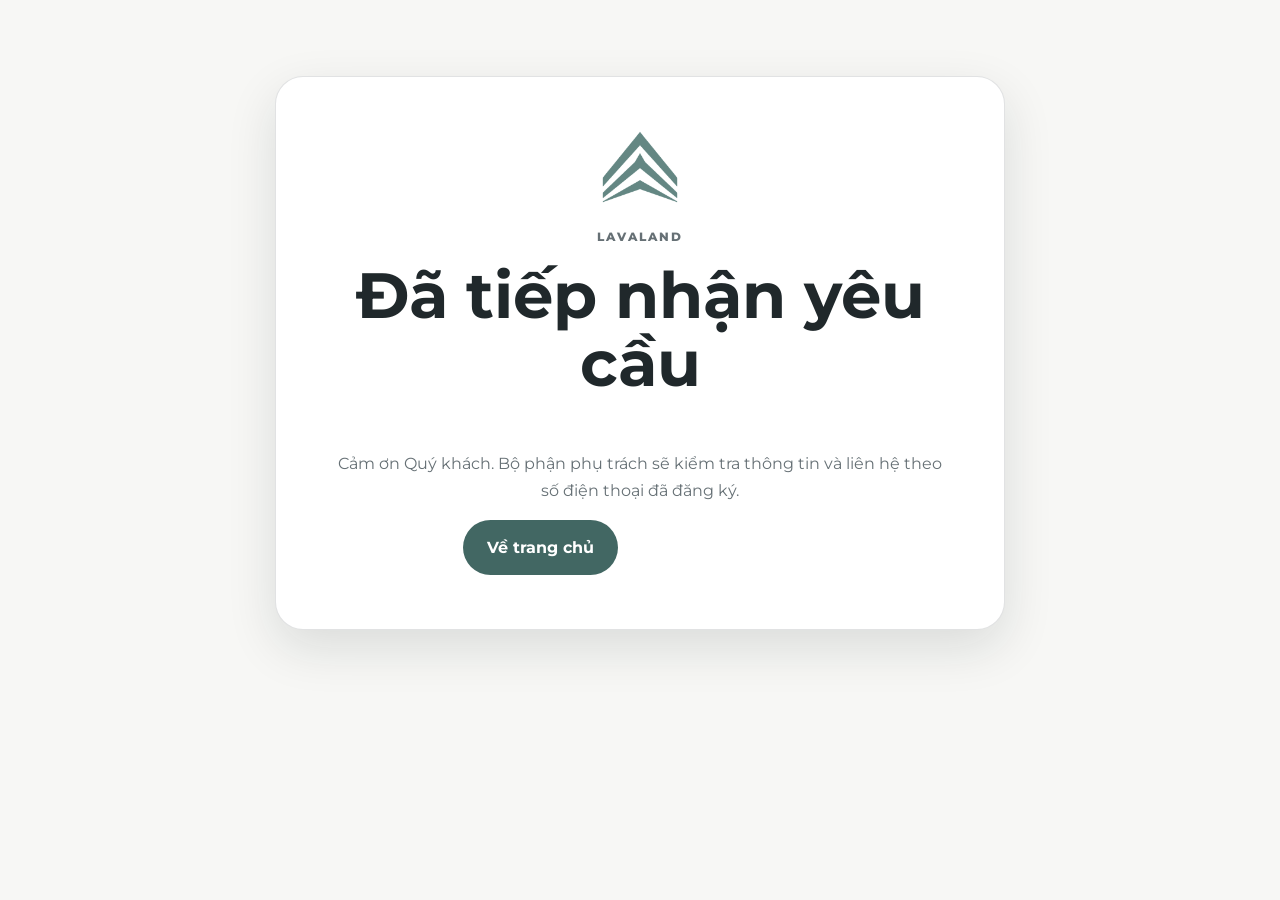
<file: cam-on.html>
<!doctype html><html lang="vi"><head><meta charset="utf-8"><meta name="viewport" content="width=device-width,initial-scale=1"><meta name="robots" content="noindex"><title>Đã tiếp nhận yêu cầu | Lavaland</title><link rel="icon" href="assets/img/icon-32.png"><link rel="preconnect" href="https://fonts.googleapis.com"><link rel="preconnect" href="https://fonts.gstatic.com" crossorigin><link href="https://fonts.googleapis.com/css2?family=Montserrat:wght@400;500;600;700;800&display=swap" rel="stylesheet"><link rel="stylesheet" href="assets/css/styles.css"></head><body class="subpage"><main class="subpage-main"><div class="container"><section class="confirmation-shell"><img src="assets/img/logo-symbol.png" alt=""><p class="eyebrow">Lavaland</p><h1>Đã tiếp nhận yêu cầu</h1><p>Cảm ơn Quý khách. Bộ phận phụ trách sẽ kiểm tra thông tin và liên hệ theo số điện thoại đã đăng ký.</p><div class="confirmation-actions"><a class="button button--teal" href="index.html">Về trang chủ</a><a class="button button--ghost" href="tel:+84971509460">Gọi 0971 509 460</a></div></section></div></main></body></html>
</file>
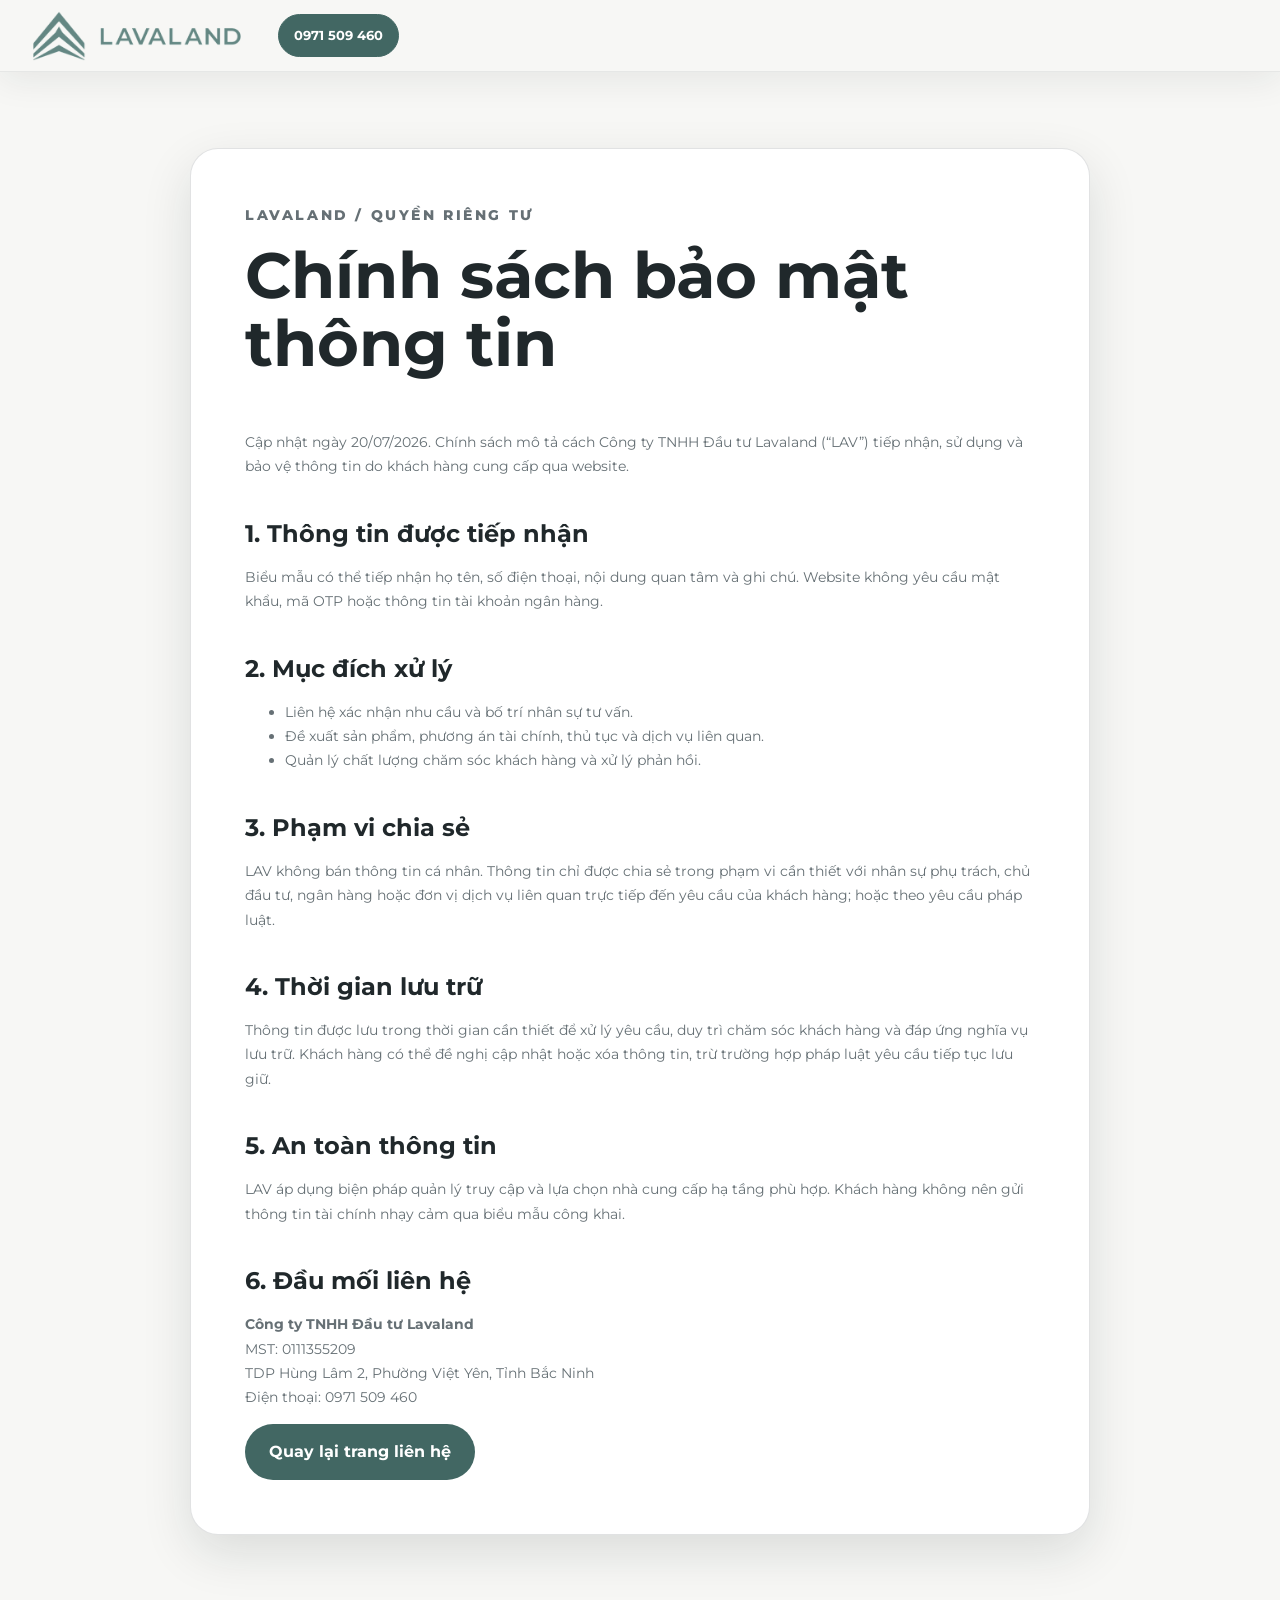
<file: privacy.html>
<!doctype html><html lang="vi"><head><meta charset="utf-8"><meta name="viewport" content="width=device-width,initial-scale=1"><title>Chính sách bảo mật | Lavaland</title><link rel="icon" href="assets/img/icon-32.png"><link rel="preconnect" href="https://fonts.googleapis.com"><link rel="preconnect" href="https://fonts.gstatic.com" crossorigin><link href="https://fonts.googleapis.com/css2?family=Montserrat:wght@400;500;600;700;800&display=swap" rel="stylesheet"><link rel="stylesheet" href="assets/css/styles.css"></head><body class="subpage"><header class="site-header is-scrolled"><div class="container header-inner"><a class="brand" href="index.html"><img class="brand-logo brand-logo--dark" src="assets/img/logo-teal.png" alt="Lavaland"></a><a class="header-cta" href="tel:+84971509460"><span>0971 509 460</span></a></div></header><main class="subpage-main"><div class="container"><article class="legal-shell"><p class="eyebrow">Lavaland / Quyền riêng tư</p><h1>Chính sách bảo mật thông tin</h1><p>Cập nhật ngày 20/07/2026. Chính sách mô tả cách Công ty TNHH Đầu tư Lavaland (“LAV”) tiếp nhận, sử dụng và bảo vệ thông tin do khách hàng cung cấp qua website.</p><h2>1. Thông tin được tiếp nhận</h2><p>Biểu mẫu có thể tiếp nhận họ tên, số điện thoại, nội dung quan tâm và ghi chú. Website không yêu cầu mật khẩu, mã OTP hoặc thông tin tài khoản ngân hàng.</p><h2>2. Mục đích xử lý</h2><ul><li>Liên hệ xác nhận nhu cầu và bố trí nhân sự tư vấn.</li><li>Đề xuất sản phẩm, phương án tài chính, thủ tục và dịch vụ liên quan.</li><li>Quản lý chất lượng chăm sóc khách hàng và xử lý phản hồi.</li></ul><h2>3. Phạm vi chia sẻ</h2><p>LAV không bán thông tin cá nhân. Thông tin chỉ được chia sẻ trong phạm vi cần thiết với nhân sự phụ trách, chủ đầu tư, ngân hàng hoặc đơn vị dịch vụ liên quan trực tiếp đến yêu cầu của khách hàng; hoặc theo yêu cầu pháp luật.</p><h2>4. Thời gian lưu trữ</h2><p>Thông tin được lưu trong thời gian cần thiết để xử lý yêu cầu, duy trì chăm sóc khách hàng và đáp ứng nghĩa vụ lưu trữ. Khách hàng có thể đề nghị cập nhật hoặc xóa thông tin, trừ trường hợp pháp luật yêu cầu tiếp tục lưu giữ.</p><h2>5. An toàn thông tin</h2><p>LAV áp dụng biện pháp quản lý truy cập và lựa chọn nhà cung cấp hạ tầng phù hợp. Khách hàng không nên gửi thông tin tài chính nhạy cảm qua biểu mẫu công khai.</p><h2>6. Đầu mối liên hệ</h2><p><strong>Công ty TNHH Đầu tư Lavaland</strong><br>MST: 0111355209<br>TDP Hùng Lâm 2, Phường Việt Yên, Tỉnh Bắc Ninh<br>Điện thoại: <a href="tel:+84971509460">0971 509 460</a></p><a class="button button--teal" href="index.html#lien-he">Quay lại trang liên hệ</a></article></div></main></body></html>
</file>
<file: assets/css/styles.css>
:root{--teal:#648783;--teal-dark:#426763;--teal-deep:#244845;--gold:#d6c29a;--silver:#d5d7dc;--ivory:#f7f7f5;--charcoal:#2f353a;--deep:#1f2529;--ink:#20282b;--muted:#667075;--white:#fff;--line:rgba(47,53,58,.14);--shadow:0 18px 50px rgba(20,31,34,.12);--shadow-lg:0 30px 90px rgba(11,23,25,.24);--radius:18px;--radius-lg:28px;--container:1220px;--header:84px;--ease:cubic-bezier(.2,.7,.2,1)}
*,*:before,*:after{box-sizing:border-box}html{scroll-behavior:smooth;scroll-padding-top:100px}body{margin:0;color:var(--ink);background:#fff;font:16px/1.7 Montserrat,system-ui,-apple-system,"Segoe UI",sans-serif;-webkit-font-smoothing:antialiased}body.nav-open{overflow:hidden}img{display:block;max-width:100%;height:auto}a{color:inherit;text-decoration:none}button,input,select,textarea{font:inherit}button{color:inherit}p,h1,h2,h3,dl,dd,ol,ul{margin-top:0}svg{display:block}.container{width:min(calc(100% - 40px),var(--container));margin:auto}.skip-link{position:fixed;z-index:2000;top:10px;left:10px;padding:9px 13px;background:#fff;border-radius:8px;transform:translateY(-150%)}.skip-link:focus{transform:none}.eyebrow{margin-bottom:15px;color:var(--teal-dark);font-size:.72rem;font-weight:800;letter-spacing:.18em;text-transform:uppercase}.eyebrow--light{color:var(--gold)}.section{position:relative;padding:112px 0;overflow:clip}.section--ivory{background:var(--ivory)}.section--charcoal{color:#fff;background:var(--charcoal)}.section-heading{max-width:770px;margin-bottom:56px}.section-heading h2{margin-bottom:18px;color:var(--charcoal);font-size:clamp(2.1rem,4.4vw,4rem);line-height:1.08;letter-spacing:-.045em}.section-heading>p:last-child{max-width:690px;margin-bottom:0;color:var(--muted)}.section-heading--split{max-width:none;display:grid;grid-template-columns:1.15fr .68fr;gap:68px;align-items:end}.section-heading--split h2{margin-bottom:0}.section-heading--light h2{color:#fff}.section-heading--light>p:last-child{color:rgba(255,255,255,.66)}.button{min-height:52px;display:inline-flex;align-items:center;justify-content:center;padding:13px 23px;border:1px solid transparent;border-radius:999px;cursor:pointer;font-weight:700;transition:.22s var(--ease)}.button:hover{transform:translateY(-2px)}.button--gold{color:var(--deep);background:var(--gold);box-shadow:0 12px 30px rgba(214,194,154,.25)}.button--ghost{color:#fff;border-color:rgba(255,255,255,.35);background:rgba(255,255,255,.06)}.button--teal{color:#fff;background:var(--teal-dark)}.button--full{width:100%}.text-link{display:inline-flex;align-items:center;gap:8px;border:0;padding:0;color:var(--teal-dark);background:none;cursor:pointer;font-weight:700}.text-link:hover span{transform:translateX(5px)}.text-link span{transition:.2s}.text-link--light{color:var(--gold)}
.site-header{position:fixed;z-index:1000;inset:0 0 auto;height:var(--header);color:#fff;border-bottom:1px solid rgba(255,255,255,.14);transition:.25s}.site-header.is-scrolled{height:72px;color:var(--charcoal);background:rgba(247,247,245,.95);border-color:rgba(47,53,58,.08);box-shadow:0 8px 35px rgba(26,37,39,.08);backdrop-filter:blur(14px)}.header-inner{height:100%;display:flex;align-items:center;gap:34px}.brand{position:relative;z-index:2;width:214px;height:48px}.brand-logo{position:absolute;top:50%;left:0;width:214px;transform:translateY(-50%);transition:.2s}.brand-logo--dark{opacity:0}.site-header.is-scrolled .brand-logo--light{opacity:0}.site-header.is-scrolled .brand-logo--dark{opacity:1}.primary-nav{margin-left:auto;display:flex;gap:30px}.primary-nav a{position:relative;padding:8px 0;font-size:.86rem;font-weight:600}.primary-nav a:after{content:"";position:absolute;left:0;right:100%;bottom:1px;height:2px;background:var(--gold);transition:.25s}.primary-nav a:hover:after,.primary-nav a.is-active:after{right:0}.header-cta{min-height:42px;display:flex;align-items:center;gap:8px;padding:9px 15px;border:1px solid rgba(255,255,255,.32);border-radius:999px;font-size:.82rem;font-weight:700}.header-cta svg,.contact-details svg,.floating-actions svg{fill:none;stroke:currentColor;stroke-linecap:round;stroke-linejoin:round;stroke-width:1.8}.header-cta svg{width:17px}.site-header.is-scrolled .header-cta{color:#fff;border-color:var(--teal-dark);background:var(--teal-dark)}.nav-toggle{display:none}
.hero{min-height:100svh;position:relative;display:flex;align-items:center;overflow:hidden;color:#fff;background:var(--deep)}.hero-media,.hero-shade,.hero-pattern{position:absolute;inset:0}.hero-media{background:url(../img/vega-hero.webp) center 43%/cover;transform:scale(1.03);animation:zoom 15s ease-out both}@keyframes zoom{from{transform:scale(1.1)}to{transform:scale(1.03)}}.hero-shade{background:linear-gradient(90deg,rgba(15,30,31,.92),rgba(20,38,39,.72) 45%,rgba(20,35,37,.22) 76%,rgba(14,28,29,.42)),linear-gradient(0deg,rgba(12,24,25,.68),transparent 44%)}.hero-pattern{opacity:.12;background-image:url("data:image/svg+xml,%3Csvg width='172' height='86' viewBox='0 0 172 86' xmlns='http://www.w3.org/2000/svg'%3E%3Cg fill='none' stroke='%23D6C29A'%3E%3Cpath d='M0 43L43 0l43 43L129 0l43 43'/%3E%3Cpath d='M0 56l43-43 43 43 43-43 43 43' opacity='.5'/%3E%3C/g%3E%3C/svg%3E");mask-image:linear-gradient(90deg,transparent 48%,#000)}.hero-grid{position:relative;z-index:2;display:grid;grid-template-columns:1fr 370px;gap:70px;align-items:end;padding-top:164px;padding-bottom:100px}.hero-copy{max-width:760px}.hero h1{max-width:770px;margin-bottom:26px;font-size:clamp(3.2rem,7.3vw,6.8rem);line-height:.96;letter-spacing:-.062em}.hero h1 span{color:var(--gold)}.hero-lead{max-width:670px;margin-bottom:32px;color:rgba(255,255,255,.78);font-size:1.08rem}.hero-actions{display:flex;flex-wrap:wrap;gap:12px;margin-bottom:50px}.hero-stats{display:grid;grid-template-columns:repeat(3,max-content);margin:0}.hero-stats div{min-width:155px;padding:0 28px;border-left:1px solid rgba(255,255,255,.23)}.hero-stats div:first-child{padding-left:0;border:0}.hero-stats dt{font-weight:800}.hero-stats dd{margin:0;color:rgba(255,255,255,.56);font-size:.7rem;font-weight:600;text-transform:uppercase}.hero-project{margin-bottom:8px;border:1px solid rgba(255,255,255,.23);border-radius:var(--radius-lg);overflow:hidden;background:rgba(34,52,53,.48);box-shadow:var(--shadow-lg);backdrop-filter:blur(16px)}.hero-project-label{padding:13px 22px;color:var(--deep);background:var(--gold);font-size:.68rem;font-weight:800;text-transform:uppercase}.hero-project-content{padding:28px}.hero-project-kicker{margin-bottom:8px;color:rgba(255,255,255,.65);font-size:.72rem;font-weight:700;text-transform:uppercase}.hero-project h2{margin-bottom:23px;font-size:2rem;line-height:1.12}.hero-project-metrics{display:grid;grid-template-columns:repeat(3,1fr);gap:8px;margin-bottom:22px}.hero-project-metrics span{padding:10px 5px;border-radius:10px;background:rgba(255,255,255,.07);text-align:center;color:rgba(255,255,255,.6);font-size:.64rem}.hero-project-metrics strong{display:block;color:#fff;font-size:1.05rem}.hero-project .text-link{color:var(--gold);font-size:.82rem}.scroll-hint{position:absolute;z-index:3;bottom:18px;left:50%;display:flex;flex-direction:column;align-items:center;color:rgba(255,255,255,.55);font-size:.6rem;font-weight:700;text-transform:uppercase;transform:translateX(-50%)}.scroll-hint span{width:1px;height:28px;background:linear-gradient(var(--gold),transparent)}
.vision-grid{display:grid;grid-template-columns:1fr 1fr;gap:24px;margin-bottom:28px}.vision-panel{position:relative;min-height:330px;padding:48px;border:1px solid var(--line);border-radius:var(--radius-lg);overflow:hidden;background:#fff;box-shadow:var(--shadow)}.vision-panel:after{content:"";position:absolute;right:-85px;bottom:-130px;width:320px;aspect-ratio:1;border:64px solid rgba(100,135,131,.08);transform:rotate(45deg)}.vision-panel--dark{color:#fff;border-color:transparent;background:var(--charcoal)}.vision-panel h3{position:relative;z-index:1;margin-bottom:20px;font-size:clamp(1.55rem,2.8vw,2.4rem);line-height:1.2}.vision-panel p:last-child{position:relative;z-index:1;color:var(--muted)}.vision-panel--dark p:last-child{color:rgba(255,255,255,.65)}.panel-index{position:absolute;top:34px;right:38px;color:var(--silver);font-size:3rem;font-weight:800;opacity:.6}.values-grid{display:grid;grid-template-columns:repeat(3,1fr);gap:24px}.value-card{position:relative;padding:34px;border:1px solid var(--line);border-radius:var(--radius);background:rgba(255,255,255,.75)}.value-icon{width:58px;height:58px;display:grid;place-items:center;margin-bottom:30px;border-radius:15px;color:var(--teal-dark);background:rgba(100,135,131,.12)}.value-icon svg{width:31px;fill:none;stroke:currentColor;stroke-linecap:round;stroke-linejoin:round;stroke-width:2}.value-number{position:absolute;top:38px;right:34px;color:var(--silver);font-size:.75rem;font-weight:800}.value-card h3{margin-bottom:11px}.value-card p:last-child{margin-bottom:0;color:var(--muted);font-size:.88rem}
.capability-grid{display:grid;grid-template-columns:repeat(3,1fr);gap:22px}.capability-card{min-height:320px;padding:34px;border:1px solid var(--line);border-radius:var(--radius);background:#fff;box-shadow:var(--shadow);transition:.3s}.capability-card:not(.capability-card--featured):hover{transform:translateY(-7px)}.capability-card--featured{grid-column:span 2;grid-row:span 2;min-height:662px;display:grid;grid-template-rows:1.1fr .9fr;padding:0;overflow:hidden}.capability-visual{background:linear-gradient(0deg,rgba(31,37,41,.2),transparent),url(../img/vega-wide.webp) center/cover}.capability-content{padding:42px}.capability-code{display:block;margin-bottom:28px;color:var(--teal);font-size:.7rem;font-weight:800;letter-spacing:.16em}.capability-card h3{margin-bottom:16px;font-size:clamp(1.25rem,2.2vw,2rem);line-height:1.2}.capability-card p{color:var(--muted);font-size:.9rem}.check-list{display:grid;gap:9px;margin:22px 0 0;padding:0;list-style:none}.check-list li{position:relative;padding-left:23px;font-size:.84rem;font-weight:600}.check-list li:before{content:"";position:absolute;top:.55em;left:0;width:12px;height:7px;border-left:2px solid var(--teal);border-bottom:2px solid var(--teal);transform:rotate(-45deg)}
.project-section{isolation:isolate}.project-pattern{position:absolute;z-index:-1;inset:0;opacity:.08;background-image:url("data:image/svg+xml,%3Csvg width='250' height='125' viewBox='0 0 250 125' xmlns='http://www.w3.org/2000/svg'%3E%3Cg fill='none' stroke='%23D6C29A'%3E%3Cpath d='M0 62.5 62.5 0 125 62.5 187.5 0 250 62.5'/%3E%3Cpath d='M0 82.5 62.5 20 125 82.5 187.5 20 250 82.5'/%3E%3C/g%3E%3C/svg%3E");mask-image:linear-gradient(#000,transparent 68%)}.featured-project{display:grid;grid-template-columns:1.2fr .8fr;gap:62px;align-items:center}.gallery-trigger{position:relative;display:block;width:100%;border:0;padding:0;overflow:hidden;background:transparent;cursor:zoom-in}.gallery-trigger img{width:100%;height:100%;object-fit:cover;transition:.6s var(--ease)}.gallery-trigger:hover img{transform:scale(1.025)}.gallery-trigger--main{aspect-ratio:4/3;border-radius:var(--radius-lg);box-shadow:0 30px 75px rgba(0,0,0,.28)}.gallery-badge{position:absolute;right:18px;bottom:18px;padding:9px 13px;border-radius:999px;color:#fff;background:rgba(20,31,33,.68);font-size:.66rem;font-weight:700}.project-thumbnails{display:grid;grid-template-columns:repeat(3,1fr);gap:12px;margin-top:12px}.project-thumbnails .gallery-trigger{aspect-ratio:4/3;border-radius:12px}.project-type{margin-bottom:13px;color:var(--gold);font-size:.7rem;font-weight:800;letter-spacing:.14em;text-transform:uppercase}.featured-project-copy h3{margin-bottom:14px;font-size:clamp(2.5rem,5vw,4.8rem);line-height:.98;letter-spacing:-.055em}.project-location{display:flex;align-items:center;gap:8px;margin-bottom:24px;color:rgba(255,255,255,.66);font-size:.85rem}.project-location svg{width:19px;fill:none;stroke:var(--gold);stroke-width:1.7}.featured-project-copy>p:not(.project-type):not(.project-location):not(.legal-note){color:rgba(255,255,255,.67)}.project-stats{display:grid;grid-template-columns:1fr 1fr;margin:32px 0 20px;border-top:1px solid rgba(255,255,255,.15);border-left:1px solid rgba(255,255,255,.15)}.project-stats div{padding:18px;border-right:1px solid rgba(255,255,255,.15);border-bottom:1px solid rgba(255,255,255,.15)}.project-stats dt{font-weight:800}.project-stats dd{margin:2px 0 0;color:rgba(255,255,255,.5);font-size:.7rem}.product-mix{display:flex;flex-wrap:wrap;gap:8px;margin-bottom:27px}.product-mix span{padding:9px 12px;border-radius:999px;background:rgba(255,255,255,.07);color:rgba(255,255,255,.64);font-size:.7rem}.product-mix strong{color:var(--gold)}.legal-note{margin:20px 0 0;color:rgba(255,255,255,.38);font-size:.64rem}.secondary-project{margin-top:95px;display:grid;grid-template-columns:.7fr 1.3fr;gap:48px;align-items:center;padding-top:70px;border-top:1px solid rgba(255,255,255,.13)}.secondary-project-copy h3{margin-bottom:17px;font-size:clamp(2.1rem,4vw,3.6rem);line-height:1}.secondary-project-copy>p:not(.project-type){color:rgba(255,255,255,.62)}.secondary-project-images{display:grid;grid-template-columns:1.15fr .85fr;gap:14px}.secondary-project-images .gallery-trigger{aspect-ratio:16/10;border-radius:var(--radius)}.secondary-project-images .gallery-trigger:last-child{margin-top:46px}
.finance-grid{display:grid;grid-template-columns:1fr 1fr;gap:24px}.calculator-card{padding:42px;border:1px solid var(--line);border-radius:var(--radius-lg);background:#fff;box-shadow:var(--shadow)}.calculator-card--dark{color:#fff;border:0;background:var(--charcoal)}.calculator-head{margin-bottom:28px}.calculator-label{display:block;margin-bottom:11px;color:var(--teal-dark);font-size:.64rem;font-weight:800;letter-spacing:.13em;text-transform:uppercase}.calculator-card--dark .calculator-label{color:var(--gold)}.calculator-head h3{margin-bottom:10px;font-size:clamp(1.5rem,2.6vw,2.15rem);line-height:1.18}.calculator-head p{margin:0;color:var(--muted);font-size:.84rem}.calculator-card--dark .calculator-head p{color:rgba(255,255,255,.55)}.field-label{display:block;margin-bottom:7px;font-size:.74rem;font-weight:700}.currency-input{position:relative}.currency-input input,.calculator-card select{width:100%;height:52px;border:1px solid rgba(47,53,58,.18);border-radius:11px;outline:0;color:var(--charcoal);background:var(--ivory);font-weight:700}.currency-input input{padding:0 75px 0 16px}.currency-input span{position:absolute;top:50%;right:16px;color:var(--muted);font-size:.72rem;transform:translateY(-50%)}.calculator-card select{padding:0 12px}.calculator-card--dark select{color:#fff;border-color:rgba(255,255,255,.17);background:rgba(255,255,255,.07)}.calculator-card--dark option{color:var(--charcoal)}.field-help{margin:7px 0 22px;color:var(--muted);font-size:.66rem}.form-row{display:grid;grid-template-columns:1fr 1fr;gap:14px;margin-bottom:17px}.calculator-card--dark>label{display:block;margin-bottom:26px}.payment-schedule{display:grid;margin:0;padding:0;list-style:none;counter-reset:p}.payment-schedule li{position:relative;min-height:65px;display:grid;grid-template-columns:1fr max-content;gap:18px;align-items:center;padding:13px 0 13px 48px;border-bottom:1px solid var(--line);counter-increment:p}.payment-schedule li:before{content:counter(p,decimal-leading-zero);position:absolute;left:0;width:34px;height:34px;display:grid;place-items:center;border-radius:50%;color:var(--teal-dark);background:rgba(100,135,131,.12);font-size:.63rem;font-weight:800}.payment-schedule strong{display:block;font-size:.84rem}.payment-schedule span{display:block;color:var(--muted);font-size:.66rem}.payment-schedule b{color:var(--teal-dark);font-size:.8rem;text-align:right}.loan-result{display:grid;grid-template-columns:1fr 1fr;gap:10px;margin:28px 0 23px}.loan-result div{padding:18px;border-radius:13px;background:rgba(255,255,255,.075)}.loan-result span{display:block;margin-bottom:7px;color:rgba(255,255,255,.48);font-size:.66rem}.loan-result strong{color:var(--gold);font-size:1.02rem}.finance-highlights{display:grid;gap:7px;margin:0 0 20px;padding-left:18px;color:rgba(255,255,255,.68);font-size:.72rem}.calculator-note{margin:18px 0 0;color:var(--muted);font-size:.63rem}.calculator-card--dark .calculator-note{color:rgba(255,255,255,.36)}
.process-grid{display:grid;grid-template-columns:repeat(4,1fr);margin:0;padding:0;list-style:none}.process-grid li{position:relative;min-height:260px;padding:34px 29px;border:1px solid var(--line);border-right:0}.process-grid li:last-child{border-right:1px solid var(--line)}.process-grid li>span{display:block;margin-bottom:45px;color:var(--teal);font-size:.73rem;font-weight:800}.process-grid h3{margin-bottom:11px;font-size:1.1rem}.process-grid p{margin:0;color:var(--muted);font-size:.8rem}.process-grid li:after{content:"";position:absolute;top:45px;right:-6px;z-index:2;width:11px;height:11px;border-radius:50%;background:var(--gold)}.process-grid li:last-child:after{display:none}
.contact-section{position:relative;isolation:isolate;padding:112px 0;overflow:hidden;color:#fff;background:var(--deep)}.contact-image,.contact-overlay{position:absolute;z-index:-2;inset:0}.contact-image{background:url(../img/vega-wide.webp) center/cover}.contact-overlay{z-index:-1;background:linear-gradient(90deg,rgba(25,43,43,.95),rgba(25,43,43,.86) 46%,rgba(28,45,46,.67))}.contact-grid{display:grid;grid-template-columns:1fr minmax(380px,480px);gap:86px;align-items:center}.contact-copy h2{margin-bottom:22px;font-size:clamp(2.4rem,4.7vw,4.5rem);line-height:1.02;letter-spacing:-.05em}.contact-copy>p:not(.eyebrow){color:rgba(255,255,255,.68)}.contact-details{display:grid;gap:11px;margin-top:38px}.contact-details a{display:flex;align-items:center;gap:14px;padding:13px 15px;border:1px solid rgba(255,255,255,.14);border-radius:13px;background:rgba(255,255,255,.05)}.contact-details svg{flex:0 0 23px;width:23px;stroke:var(--gold)}.contact-details small{display:block;color:rgba(255,255,255,.43);font-size:.62rem}.contact-details strong{font-size:.85rem}.lead-form{padding:38px;border-radius:var(--radius-lg);color:var(--charcoal);background:rgba(247,247,245,.98);box-shadow:var(--shadow-lg)}.form-heading{display:flex;align-items:center;gap:14px;margin-bottom:26px}.form-heading img{width:48px}.form-heading p{margin:0;color:var(--teal-dark);font-size:.66rem;font-weight:800;text-transform:uppercase}.form-heading h3{margin:0;font-size:1.4rem}.lead-form>label:not(.consent){display:block;margin-bottom:14px}.lead-form label>span:first-child{display:block;margin-bottom:5px;font-size:.7rem;font-weight:700}.lead-form input[type=text],.lead-form input[type=tel],.lead-form select,.lead-form textarea{width:100%;border:1px solid rgba(47,53,58,.16);border-radius:10px;outline:0;background:#fff}.lead-form input[type=text],.lead-form input[type=tel],.lead-form select{height:48px;padding:0 13px}.lead-form textarea{padding:11px 13px;resize:vertical}.consent{display:grid;grid-template-columns:18px 1fr;gap:8px;margin:19px 0}.consent input{width:17px;height:17px;accent-color:var(--teal-dark)}.consent span{margin:0!important;color:var(--muted);font-size:.64rem!important;font-weight:500!important}.consent a{text-decoration:underline}.form-footnote{margin:11px 0 0;color:var(--muted);font-size:.59rem;text-align:center}.honeypot{position:absolute!important;left:-9999px!important}
.site-footer{color:rgba(255,255,255,.64);background:var(--deep)}.footer-grid{display:grid;grid-template-columns:1.35fr 1.2fr .75fr .75fr;gap:50px;padding-top:68px;padding-bottom:52px}.footer-brand img{width:210px;margin-bottom:20px}.footer-brand p{color:var(--gold)}.footer-grid h2{margin-bottom:17px;color:#fff;font-size:.73rem;text-transform:uppercase}.footer-grid p,.footer-grid a{display:block;margin-bottom:7px;font-size:.73rem}.footer-bottom{display:flex;justify-content:space-between;gap:30px;padding:18px 0 24px;border-top:1px solid rgba(255,255,255,.1)}.footer-bottom p{margin:0;color:rgba(255,255,255,.35);font-size:.63rem}.floating-actions{position:fixed;z-index:900;right:18px;bottom:18px;display:grid;gap:9px}.floating-actions a{min-width:128px;height:46px;display:flex;align-items:center;justify-content:center;gap:8px;padding:0 15px;border-radius:999px;color:#fff;box-shadow:0 14px 36px rgba(20,34,35,.22);font-size:.7rem;font-weight:700}.floating-actions svg{width:19px}.floating-call{background:var(--teal-dark)}.floating-form{color:var(--deep)!important;background:var(--gold)}
.lightbox{width:min(94vw,1320px);max-width:none;max-height:94vh;padding:18px;border:0;border-radius:var(--radius);overflow:hidden;color:#fff;background:rgba(24,29,32,.96)}.lightbox::backdrop{background:rgba(9,14,16,.84);backdrop-filter:blur(5px)}.lightbox img{width:100%;max-height:calc(94vh - 90px);object-fit:contain;border-radius:10px}.lightbox p{margin:10px 45px 0 4px;color:rgba(255,255,255,.62);font-size:.72rem}.lightbox-close{position:absolute;top:22px;right:22px;z-index:2;width:42px;height:42px;border:1px solid rgba(255,255,255,.22);border-radius:50%;cursor:pointer;color:#fff;background:rgba(21,28,31,.7);font-size:1.7rem}.reveal{opacity:0;transform:translateY(25px);transition:opacity .7s var(--ease),transform .7s var(--ease)}.reveal.is-visible{opacity:1;transform:none}.reveal--delay,.reveal--delay-1{transition-delay:.12s}.reveal--delay-2{transition-delay:.2s}.reveal--delay-3{transition-delay:.28s}
.subpage{background:var(--ivory)}.subpage .site-header{position:sticky;top:0;height:72px;color:var(--charcoal);background:rgba(247,247,245,.96);border-color:rgba(47,53,58,.08)}.subpage .brand-logo--dark{opacity:1}.subpage-main{min-height:calc(100svh - 72px);padding:76px 0 100px}.legal-shell,.confirmation-shell{max-width:900px;margin:auto;padding:54px;border:1px solid var(--line);border-radius:var(--radius-lg);background:#fff;box-shadow:var(--shadow)}.legal-shell h1,.confirmation-shell h1{font-size:clamp(2.3rem,5vw,4rem);line-height:1.05}.legal-shell h2{margin:35px 0 10px}.legal-shell p,.legal-shell li{color:var(--muted);font-size:.9rem}.confirmation-shell{max-width:730px;text-align:center}.confirmation-shell img{width:76px;margin:0 auto 25px}.confirmation-shell p{color:var(--muted)}.confirmation-actions{display:flex;flex-wrap:wrap;justify-content:center;gap:10px}
@media(max-width:1000px){.primary-nav{gap:20px}.header-cta span{display:none}.header-cta{width:42px;padding:0;justify-content:center}.hero-grid{grid-template-columns:1fr 320px;gap:40px}.featured-project{gap:42px}.contact-grid{gap:55px}}
@media(max-width:900px){.section{padding:88px 0}.section-heading--split{grid-template-columns:1fr;gap:20px}.nav-toggle{position:relative;z-index:1002;width:44px;height:44px;display:grid;place-content:center;gap:5px;margin-left:auto;border:1px solid rgba(255,255,255,.24);border-radius:50%;background:rgba(255,255,255,.06)}.nav-toggle span{width:20px;height:2px;background:currentColor;transition:.25s}.nav-toggle[aria-expanded=true] span:nth-child(1){transform:translateY(7px) rotate(45deg)}.nav-toggle[aria-expanded=true] span:nth-child(2){opacity:0}.nav-toggle[aria-expanded=true] span:nth-child(3){transform:translateY(-7px) rotate(-45deg)}.primary-nav{position:fixed;z-index:1001;inset:0;flex-direction:column;justify-content:center;align-items:flex-start;gap:18px;margin:0;padding:100px 36px;color:#fff;background:rgba(31,37,41,.98);transform:translateX(100%);transition:.35s}.primary-nav.is-open{transform:none}.primary-nav a{font-size:2.2rem;font-weight:700}.header-cta{display:none}.hero{min-height:auto}.hero-grid{grid-template-columns:1fr;padding-top:150px}.hero-project{max-width:520px}.vision-panel{padding:38px}.values-grid{grid-template-columns:1fr}.capability-grid{grid-template-columns:1fr 1fr}.capability-card--featured{grid-column:span 2}.featured-project{grid-template-columns:1fr}.secondary-project{grid-template-columns:1fr}.finance-grid{grid-template-columns:1fr}.process-grid{grid-template-columns:1fr 1fr;gap:12px}.process-grid li,.process-grid li:last-child{border:1px solid var(--line);border-radius:12px}.process-grid li:after{display:none}.contact-grid{grid-template-columns:1fr}.lead-form{max-width:620px}.footer-grid{grid-template-columns:1.2fr 1fr 1fr}.footer-grid>div:nth-child(4){grid-column:2}}
@media(max-width:650px){:root{--header:68px}.container{width:min(calc(100% - 28px),var(--container))}.section{padding:72px 0}.section-heading{margin-bottom:40px}.brand,.brand-logo{width:170px}.hero-media{background-position:61% center}.hero-shade{background:linear-gradient(90deg,rgba(15,30,31,.93),rgba(20,38,39,.66))}.hero-grid{padding-top:122px;padding-bottom:72px}.hero h1{font-size:clamp(3rem,15vw,4.7rem)}.hero-lead{font-size:.9rem}.hero-actions .button{flex:1 1 180px}.hero-stats{grid-template-columns:1fr 1fr;row-gap:16px}.hero-stats div{min-width:0;padding:0 14px}.hero-stats div:nth-child(3){grid-column:1/-1;padding-left:0;border:0}.vision-grid{grid-template-columns:1fr}.vision-panel{min-height:300px;padding:32px 27px}.value-card{padding:28px}.capability-grid{grid-template-columns:1fr}.capability-card--featured{grid-column:auto;grid-template-rows:240px auto;min-height:auto}.capability-content{padding:30px}.project-thumbnails{gap:7px}.project-stats{grid-template-columns:1fr}.secondary-project{margin-top:68px;padding-top:54px}.secondary-project-images{grid-template-columns:1fr}.secondary-project-images .gallery-trigger:last-child{margin-top:0}.calculator-card{padding:27px 22px}.form-row,.loan-result{grid-template-columns:1fr}.payment-schedule li{grid-template-columns:1fr;gap:4px}.payment-schedule b{text-align:left}.process-grid{grid-template-columns:1fr}.contact-section{padding:78px 0}.lead-form{padding:28px 22px}.footer-grid{grid-template-columns:1fr;gap:28px;padding-top:54px}.footer-grid>div:nth-child(4){grid-column:auto}.footer-bottom{flex-direction:column;gap:8px}.floating-actions{right:12px;bottom:12px;grid-auto-flow:column}.floating-actions a{min-width:48px;width:48px;height:48px;padding:0}.floating-actions a span{display:none}.subpage-main{padding:42px 0 70px}.legal-shell,.confirmation-shell{padding:34px 22px}}
@media(prefers-reduced-motion:reduce){html{scroll-behavior:auto}*,*:before,*:after{animation-duration:.01ms!important;transition-duration:.01ms!important}.reveal{opacity:1;transform:none}}
</file>
